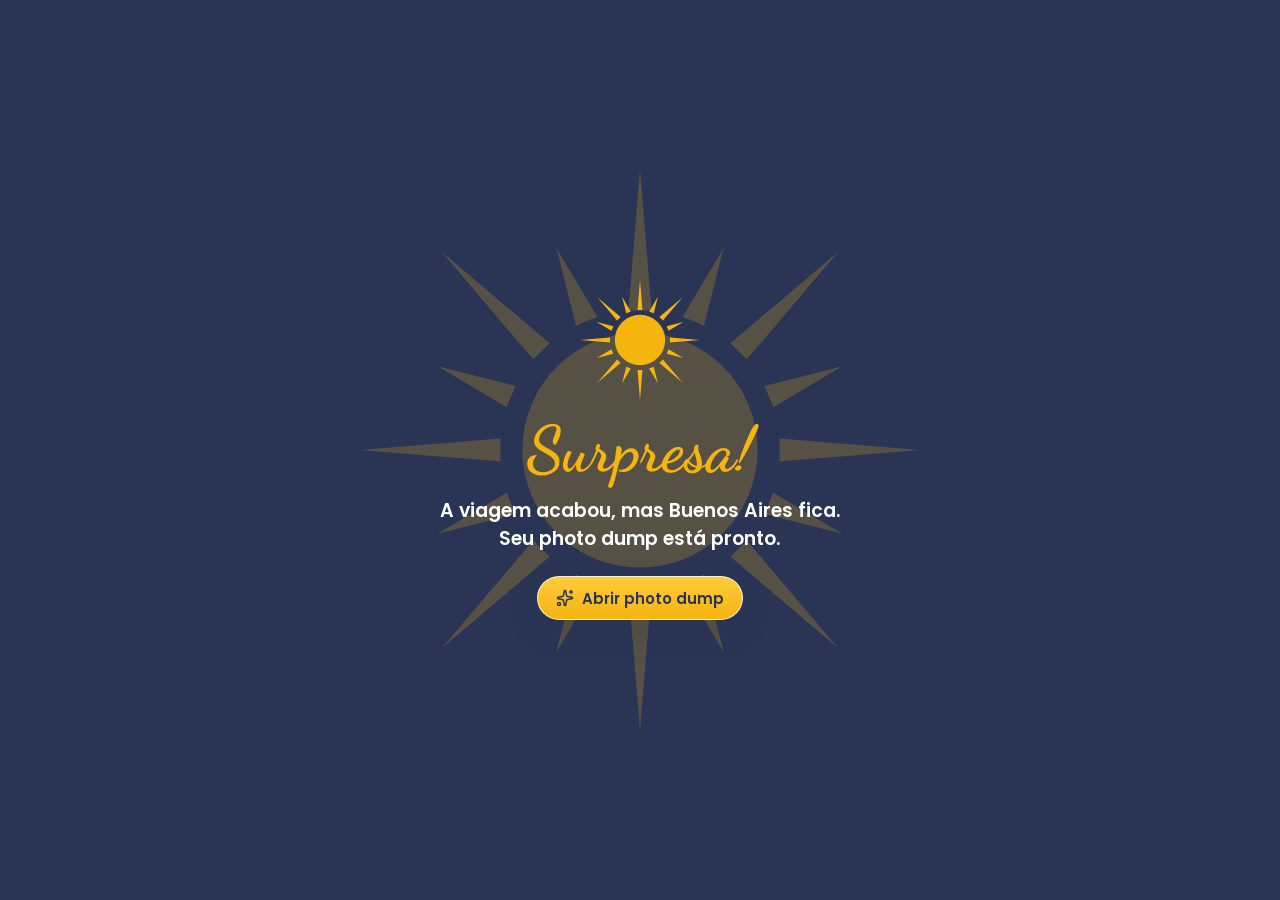
<file: index.html>
<!DOCTYPE html>
<html lang="pt-BR">
  <head>
    <meta charset="UTF-8" />
    <meta name="viewport" content="width=device-width, initial-scale=1, viewport-fit=cover" />
    <title>BA, baby!!</title>
    <meta name="description" content="Viagem Buenos Aires, baby!! — roteiro, mapa e photo dumps." />
    <meta name="apple-mobile-web-app-capable" content="yes" />
    <meta name="mobile-web-app-capable" content="yes" />
    <meta name="apple-mobile-web-app-status-bar-style" content="black-translucent" />
    <meta name="apple-mobile-web-app-title" content="BA, baby!!" />
    <meta name="theme-color" content="#cde3f7" media="(prefers-color-scheme: light)" />
    <meta name="theme-color" content="#13243f" media="(prefers-color-scheme: dark)" />
    <meta name="format-detection" content="telephone=no" />
    <link rel="manifest" href="./manifest.webmanifest" />
    <link rel="icon" type="image/png" href="./icons/icon-192.png" />
    <link rel="apple-touch-icon" href="./icons/apple-touch-icon.png" />
    <script type="module" crossorigin src="./assets/index-BeOvUd--.js"></script>
    <link rel="stylesheet" crossorigin href="./assets/index-BVm1wS2F.css">
  </head>
  <body>
    <div id="app"></div>
  </body>
</html>
</file>
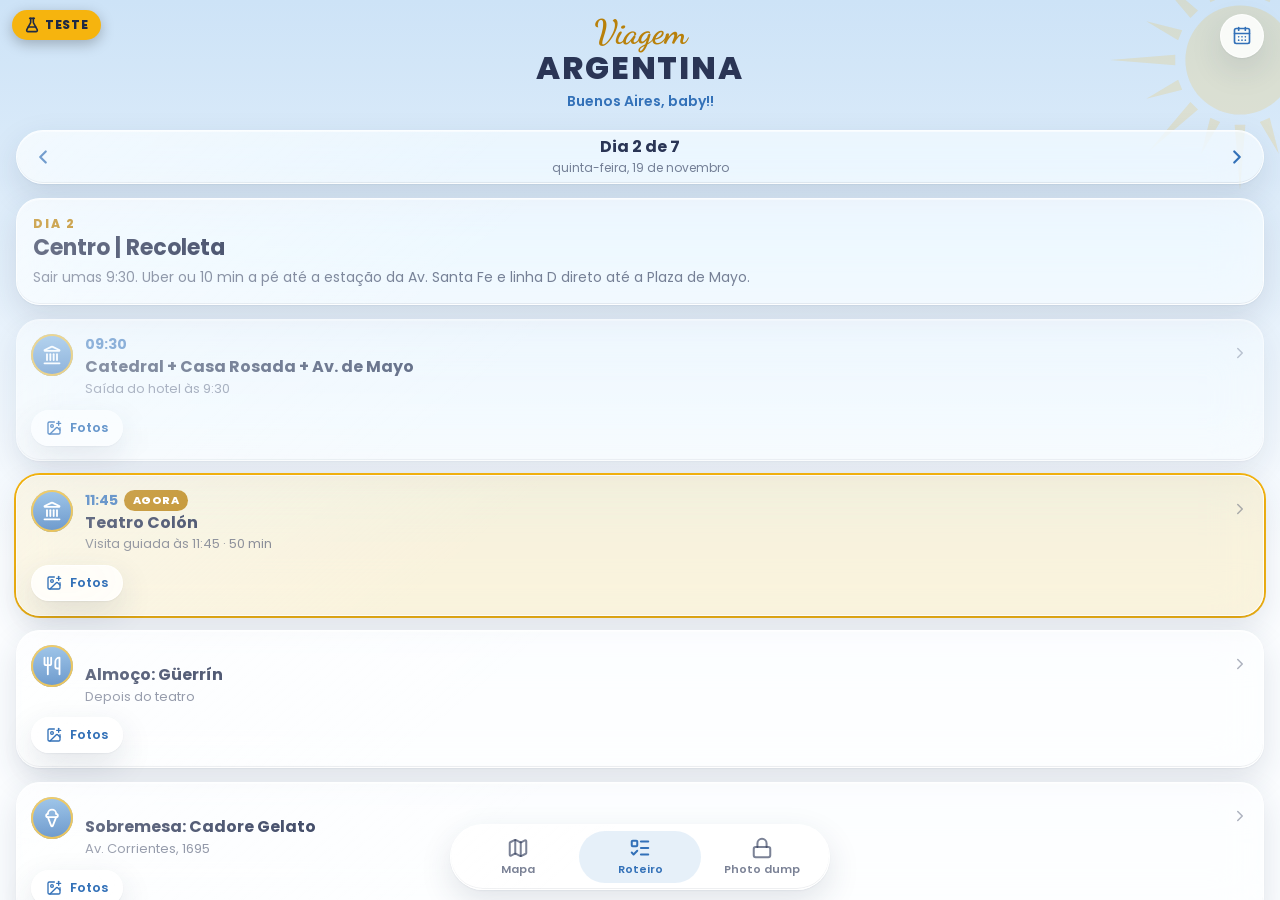
<file: teste/index.html>
<!DOCTYPE html>
<html lang="pt-BR">
  <head>
    <meta charset="UTF-8" />
    <meta name="viewport" content="width=device-width, initial-scale=1, viewport-fit=cover" />
    <title>BA teste</title>
    <meta name="description" content="Viagem Buenos Aires, baby!! — roteiro, mapa e photo dumps." />
    <meta name="apple-mobile-web-app-capable" content="yes" />
    <meta name="mobile-web-app-capable" content="yes" />
    <meta name="apple-mobile-web-app-status-bar-style" content="black-translucent" />
    <meta name="apple-mobile-web-app-title" content="BA teste" />
    <meta name="theme-color" content="#cde3f7" media="(prefers-color-scheme: light)" />
    <meta name="theme-color" content="#13243f" media="(prefers-color-scheme: dark)" />
    <meta name="format-detection" content="telephone=no" />
    <link rel="manifest" href="./manifest-teste.webmanifest" />
    <link rel="icon" type="image/png" href="./icons/icon-192.png" />
    <link rel="apple-touch-icon" href="./icons/teste-apple-touch-icon.png" />
    <script type="module" crossorigin src="./assets/index-BHVMMmMn.js"></script>
    <link rel="stylesheet" crossorigin href="./assets/index-BVm1wS2F.css">
  </head>
  <body>
    <div id="app"></div>
  </body>
</html>
</file>
<file: assets/index-BVm1wS2F.css>
@font-face{font-family:Poppins;font-style:normal;font-display:swap;font-weight:400;src:url(./poppins-latin-400-normal-cpxAROuN.woff2)format("woff2"),url(./poppins-latin-400-normal-BOb3E3N0.woff)format("woff")}@font-face{font-family:Poppins;font-style:normal;font-display:swap;font-weight:600;src:url(./poppins-latin-600-normal-zEkxB9Mr.woff2)format("woff2"),url(./poppins-latin-600-normal-BJdTmd5m.woff)format("woff")}@font-face{font-family:Poppins;font-style:normal;font-display:swap;font-weight:700;src:url(./poppins-latin-700-normal-Qrb0O0WB.woff2)format("woff2"),url(./poppins-latin-700-normal-BVuQR_eA.woff)format("woff")}@font-face{font-family:Poppins;font-style:normal;font-display:swap;font-weight:800;src:url(./poppins-latin-800-normal-Bd8-pIP1.woff2)format("woff2"),url(./poppins-latin-800-normal-YoItoZZV.woff)format("woff")}@font-face{font-family:Dancing Script;font-style:normal;font-display:swap;font-weight:700;src:url(./dancing-script-latin-700-normal-CX8AaSVl.woff2)format("woff2"),url(./dancing-script-latin-700-normal-LI5MgW9m.woff)format("woff")}@font-face{font-family:Caveat;font-style:normal;font-display:swap;font-weight:600;src:url(./caveat-latin-600-normal-zlTlWIYU.woff2)format("woff2"),url(./caveat-latin-600-normal-DUjB8dgm.woff)format("woff")}@font-face{font-family:Titan One;font-style:normal;font-display:swap;font-weight:400;src:url(./titan-one-latin-400-normal-DwVbh4mi.woff2)format("woff2"),url(./titan-one-latin-400-normal-VZVzRR2h.woff)format("woff")}@font-face{font-family:Special Elite;font-style:normal;font-display:swap;font-weight:400;src:url(./special-elite-latin-400-normal-YjDd9tmf.woff2)format("woff2"),url(./special-elite-latin-400-normal-BtSRmyJ6.woff)format("woff")}.leaflet-pane,.leaflet-tile,.leaflet-marker-icon,.leaflet-marker-shadow,.leaflet-tile-container,.leaflet-pane>svg,.leaflet-pane>canvas,.leaflet-zoom-box,.leaflet-image-layer,.leaflet-layer{position:absolute;top:0;left:0}.leaflet-container{overflow:hidden}.leaflet-tile,.leaflet-marker-icon,.leaflet-marker-shadow{-webkit-user-select:none;user-select:none;-webkit-user-drag:none}.leaflet-tile::selection{background:0 0}.leaflet-safari .leaflet-tile{image-rendering:-webkit-optimize-contrast}.leaflet-safari .leaflet-tile-container{-webkit-transform-origin:0 0;width:1600px;height:1600px}.leaflet-marker-icon,.leaflet-marker-shadow{display:block}.leaflet-container .leaflet-overlay-pane svg{max-width:none!important;max-height:none!important}.leaflet-container .leaflet-marker-pane img,.leaflet-container .leaflet-shadow-pane img,.leaflet-container .leaflet-tile-pane img,.leaflet-container img.leaflet-image-layer,.leaflet-container .leaflet-tile{width:auto;padding:0;max-width:none!important;max-height:none!important}.leaflet-container img.leaflet-tile{mix-blend-mode:plus-lighter}.leaflet-container.leaflet-touch-zoom{-ms-touch-action:pan-x pan-y;touch-action:pan-x pan-y}.leaflet-container.leaflet-touch-drag{-ms-touch-action:pinch-zoom;touch-action:none;touch-action:pinch-zoom}.leaflet-container.leaflet-touch-drag.leaflet-touch-zoom{-ms-touch-action:none;touch-action:none}.leaflet-container{-webkit-tap-highlight-color:transparent}.leaflet-container a{-webkit-tap-highlight-color:#33b5e566}.leaflet-tile{filter:inherit;visibility:hidden}.leaflet-tile-loaded{visibility:inherit}.leaflet-zoom-box{box-sizing:border-box;z-index:800;width:0;height:0}.leaflet-overlay-pane svg{-moz-user-select:none}.leaflet-pane{z-index:400}.leaflet-tile-pane{z-index:200}.leaflet-overlay-pane{z-index:400}.leaflet-shadow-pane{z-index:500}.leaflet-marker-pane{z-index:600}.leaflet-tooltip-pane{z-index:650}.leaflet-popup-pane{z-index:700}.leaflet-map-pane canvas{z-index:100}.leaflet-map-pane svg{z-index:200}.leaflet-vml-shape{width:1px;height:1px}.lvml{behavior:url(#default#VML);display:inline-block;position:absolute}.leaflet-control{z-index:800;pointer-events:visiblePainted;pointer-events:auto;position:relative}.leaflet-top,.leaflet-bottom{z-index:1000;pointer-events:none;position:absolute}.leaflet-top{top:0}.leaflet-right{right:0}.leaflet-bottom{bottom:0}.leaflet-left{left:0}.leaflet-control{float:left;clear:both}.leaflet-right .leaflet-control{float:right}.leaflet-top .leaflet-control{margin-top:10px}.leaflet-bottom .leaflet-control{margin-bottom:10px}.leaflet-left .leaflet-control{margin-left:10px}.leaflet-right .leaflet-control{margin-right:10px}.leaflet-fade-anim .leaflet-popup{opacity:0;transition:opacity .2s linear}.leaflet-fade-anim .leaflet-map-pane .leaflet-popup{opacity:1}.leaflet-zoom-animated{transform-origin:0 0}svg.leaflet-zoom-animated{will-change:transform}.leaflet-zoom-anim .leaflet-zoom-animated{-webkit-transition:-webkit-transform .25s cubic-bezier(0,0,.25,1);-moz-transition:-moz-transform .25s cubic-bezier(0,0,.25,1);transition:transform .25s cubic-bezier(0,0,.25,1)}.leaflet-zoom-anim .leaflet-tile,.leaflet-pan-anim .leaflet-tile{transition:none}.leaflet-zoom-anim .leaflet-zoom-hide{visibility:hidden}.leaflet-interactive{cursor:pointer}.leaflet-grab{cursor:-webkit-grab;cursor:-moz-grab;cursor:grab}.leaflet-crosshair,.leaflet-crosshair .leaflet-interactive{cursor:crosshair}.leaflet-popup-pane,.leaflet-control{cursor:auto}.leaflet-dragging .leaflet-grab,.leaflet-dragging .leaflet-grab .leaflet-interactive,.leaflet-dragging .leaflet-marker-draggable{cursor:move;cursor:-webkit-grabbing;cursor:-moz-grabbing;cursor:grabbing}.leaflet-marker-icon,.leaflet-marker-shadow,.leaflet-image-layer,.leaflet-pane>svg path,.leaflet-tile-container{pointer-events:none}.leaflet-marker-icon.leaflet-interactive,.leaflet-image-layer.leaflet-interactive,.leaflet-pane>svg path.leaflet-interactive,svg.leaflet-image-layer.leaflet-interactive path{pointer-events:visiblePainted;pointer-events:auto}.leaflet-container{outline-offset:1px;background:#ddd}.leaflet-container a{color:#0078a8}.leaflet-zoom-box{background:#ffffff80;border:2px dotted #38f}.leaflet-container{font-family:Helvetica Neue,Arial,Helvetica,sans-serif;font-size:.75rem;line-height:1.5}.leaflet-bar{border-radius:4px;box-shadow:0 1px 5px #000000a6}.leaflet-bar a{text-align:center;color:#000;background-color:#fff;border-bottom:1px solid #ccc;width:26px;height:26px;line-height:26px;text-decoration:none;display:block}.leaflet-bar a,.leaflet-control-layers-toggle{background-position:50%;background-repeat:no-repeat;display:block}.leaflet-bar a:hover,.leaflet-bar a:focus{background-color:#f4f4f4}.leaflet-bar a:first-child{border-top-left-radius:4px;border-top-right-radius:4px}.leaflet-bar a:last-child{border-bottom:none;border-bottom-right-radius:4px;border-bottom-left-radius:4px}.leaflet-bar a.leaflet-disabled{cursor:default;color:#bbb;background-color:#f4f4f4}.leaflet-touch .leaflet-bar a{width:30px;height:30px;line-height:30px}.leaflet-touch .leaflet-bar a:first-child{border-top-left-radius:2px;border-top-right-radius:2px}.leaflet-touch .leaflet-bar a:last-child{border-bottom-right-radius:2px;border-bottom-left-radius:2px}.leaflet-control-zoom-in,.leaflet-control-zoom-out{text-indent:1px;font:700 18px Lucida Console,Monaco,monospace}.leaflet-touch .leaflet-control-zoom-in,.leaflet-touch .leaflet-control-zoom-out{font-size:22px}.leaflet-control-layers{background:#fff;border-radius:5px;box-shadow:0 1px 5px #0006}.leaflet-control-layers-toggle{background-image:url([data-uri]);width:36px;height:36px}.leaflet-retina .leaflet-control-layers-toggle{background-image:url([data-uri]);background-size:26px 26px}.leaflet-touch .leaflet-control-layers-toggle{width:44px;height:44px}.leaflet-control-layers .leaflet-control-layers-list,.leaflet-control-layers-expanded .leaflet-control-layers-toggle{display:none}.leaflet-control-layers-expanded .leaflet-control-layers-list{display:block;position:relative}.leaflet-control-layers-expanded{color:#333;background:#fff;padding:6px 10px 6px 6px}.leaflet-control-layers-scrollbar{padding-right:5px;overflow:hidden scroll}.leaflet-control-layers-selector{margin-top:2px;position:relative;top:1px}.leaflet-control-layers label{font-size:1.08333em;display:block}.leaflet-control-layers-separator{border-top:1px solid #ddd;height:0;margin:5px -10px 5px -6px}.leaflet-default-icon-path{background-image:url([data-uri])}.leaflet-container .leaflet-control-attribution{background:#fffc;margin:0}.leaflet-control-attribution,.leaflet-control-scale-line{color:#333;padding:0 5px;line-height:1.4}.leaflet-control-attribution a{text-decoration:none}.leaflet-control-attribution a:hover,.leaflet-control-attribution a:focus{text-decoration:underline}.leaflet-attribution-flag{width:1em;height:.6669em;vertical-align:baseline!important;display:inline!important}.leaflet-left .leaflet-control-scale{margin-left:5px}.leaflet-bottom .leaflet-control-scale{margin-bottom:5px}.leaflet-control-scale-line{white-space:nowrap;box-sizing:border-box;text-shadow:1px 1px #fff;background:#fffc;border:2px solid #777;border-top:none;padding:2px 5px 1px;line-height:1.1}.leaflet-control-scale-line:not(:first-child){border-top:2px solid #777;border-bottom:none;margin-top:-2px}.leaflet-control-scale-line:not(:first-child):not(:last-child){border-bottom:2px solid #777}.leaflet-touch .leaflet-control-attribution,.leaflet-touch .leaflet-control-layers,.leaflet-touch .leaflet-bar{box-shadow:none}.leaflet-touch .leaflet-control-layers,.leaflet-touch .leaflet-bar{background-clip:padding-box;border:2px solid #0003}.leaflet-popup{text-align:center;margin-bottom:20px;position:absolute}.leaflet-popup-content-wrapper{text-align:left;border-radius:12px;padding:1px}.leaflet-popup-content{min-height:1px;margin:13px 24px 13px 20px;font-size:1.08333em;line-height:1.3}.leaflet-popup-content p{margin:1.3em 0}.leaflet-popup-tip-container{pointer-events:none;width:40px;height:20px;margin-top:-1px;margin-left:-20px;position:absolute;left:50%;overflow:hidden}.leaflet-popup-tip{pointer-events:auto;width:17px;height:17px;margin:-10px auto 0;padding:1px;transform:rotate(45deg)}.leaflet-popup-content-wrapper,.leaflet-popup-tip{color:#333;background:#fff;box-shadow:0 3px 14px #0006}.leaflet-container a.leaflet-popup-close-button{text-align:center;color:#757575;background:0 0;border:none;width:24px;height:24px;font:16px/24px Tahoma,Verdana,sans-serif;text-decoration:none;position:absolute;top:0;right:0}.leaflet-container a.leaflet-popup-close-button:hover,.leaflet-container a.leaflet-popup-close-button:focus{color:#585858}.leaflet-popup-scrolled{overflow:auto}.leaflet-oldie .leaflet-popup-content-wrapper{-ms-zoom:1}.leaflet-oldie .leaflet-popup-tip{-ms-filter:"progid:DXImageTransform.Microsoft.Matrix(M11=0.70710678, M12=0.70710678, M21=-0.70710678, M22=0.70710678)";width:24px;filter:progid:DXImageTransform.Microsoft.Matrix(M11=.707107, M12=.707107, M21=-.707107, M22=.707107);margin:0 auto}.leaflet-oldie .leaflet-control-zoom,.leaflet-oldie .leaflet-control-layers,.leaflet-oldie .leaflet-popup-content-wrapper,.leaflet-oldie .leaflet-popup-tip{border:1px solid #999}.leaflet-div-icon{background:#fff;border:1px solid #666}.leaflet-tooltip{color:#222;white-space:nowrap;-webkit-user-select:none;user-select:none;pointer-events:none;background-color:#fff;border:1px solid #fff;border-radius:3px;padding:6px;position:absolute;box-shadow:0 1px 3px #0006}.leaflet-tooltip.leaflet-interactive{cursor:pointer;pointer-events:auto}.leaflet-tooltip-top:before,.leaflet-tooltip-bottom:before,.leaflet-tooltip-left:before,.leaflet-tooltip-right:before{pointer-events:none;content:"";background:0 0;border:6px solid #0000;position:absolute}.leaflet-tooltip-bottom{margin-top:6px}.leaflet-tooltip-top{margin-top:-6px}.leaflet-tooltip-bottom:before,.leaflet-tooltip-top:before{margin-left:-6px;left:50%}.leaflet-tooltip-top:before{border-top-color:#fff;margin-bottom:-12px;bottom:0}.leaflet-tooltip-bottom:before{border-bottom-color:#fff;margin-top:-12px;margin-left:-6px;top:0}.leaflet-tooltip-left{margin-left:-6px}.leaflet-tooltip-right{margin-left:6px}.leaflet-tooltip-left:before,.leaflet-tooltip-right:before{margin-top:-6px;top:50%}.leaflet-tooltip-left:before{border-left-color:#fff;margin-right:-12px;right:0}.leaflet-tooltip-right:before{border-right-color:#fff;margin-left:-12px;left:0}@media print{.leaflet-control{-webkit-print-color-adjust:exact;-moz-print-color-adjust:exact;print-color-adjust:exact}}:root{--celeste:#74acdf;--celeste-deep:#3371b8;--gold:#f6b40e;--gold-deep:#b8800a;--navy:#2a3555;--cream:#fefcf7;--ink:#2a3555;--ink-2:#2a35559e;--ink-3:#2a355561;--sky-top:#cde3f7;--sky-bottom:#fbfdff;--glass-bg:#ffffff8f;--glass-strong:#ffffffdb;--glass-border:#fffc;--glass-edge:#2a355514;--shadow:0 12px 32px #2a355521, 0 1px 2px #2a35550f;--tint:#74acdf2e;--safe-top:env(safe-area-inset-top,0px);--safe-bottom:env(safe-area-inset-bottom,0px);--tabbar-h:66px;--lightningcss-light:initial;--lightningcss-dark: ;color-scheme:light dark;color:var(--ink);-webkit-tap-highlight-color:transparent;-webkit-font-smoothing:antialiased;font-family:Poppins,-apple-system,BlinkMacSystemFont,Helvetica Neue,sans-serif}@media (prefers-color-scheme:dark){:root{--lightningcss-light: ;--lightningcss-dark:initial;--ink:#f2f5fa;--ink-2:#f2f5faa8;--ink-3:#f2f5fa66;--sky-top:#13243f;--sky-bottom:#070d18;--glass-bg:#ffffff14;--glass-strong:#1a243aeb;--glass-border:#ffffff24;--glass-edge:#00000059;--shadow:0 12px 32px #0006;--tint:#74acdf29}.tabbar button.on,.segmented button.on,.day-switcher>button:not(.day-center),.distance,.stop-time,.header p,.btn:not(.primary):not(.gold):not(.danger),.dump-title p{color:var(--celeste)}}*{box-sizing:border-box}html,body{overscroll-behavior:none;background:var(--sky-bottom);height:100%;margin:0}body{background:linear-gradient(180deg, var(--sky-top) 0%, var(--sky-bottom) 62%) fixed;touch-action:manipulation;-webkit-user-select:none;user-select:none}button,input,select{font:inherit;color:inherit}button{cursor:pointer;background:0 0;border:0;padding:0}a{color:inherit;text-decoration:none}img{-webkit-user-drag:none;display:block}#app{height:100%}.script{font-family:Dancing Script,cursive;font-weight:700}.glass{background:var(--glass-bg);-webkit-backdrop-filter:blur(24px)saturate(180%);backdrop-filter:blur(24px)saturate(180%);border:1px solid var(--glass-border);box-shadow:var(--shadow), inset 0 1px 0 #ffffff8c, inset 0 -1px 0 var(--glass-edge);border-radius:24px;position:relative}.glass:before{content:"";border-radius:inherit;pointer-events:none;opacity:.7;background:linear-gradient(140deg,#ffffff80 0%,#fff0 38%);position:absolute;inset:0}@media (prefers-color-scheme:dark){.glass:before{opacity:.15}}.btn{background:var(--glass-strong);border:1px solid var(--glass-border);min-height:44px;box-shadow:var(--shadow);-webkit-backdrop-filter:blur(20px)saturate(180%);backdrop-filter:blur(20px)saturate(180%);color:var(--celeste-deep);border-radius:999px;justify-content:center;align-items:center;gap:8px;padding:0 18px;font-size:15px;font-weight:600;transition:transform .15s;display:inline-flex}.btn:active{transform:scale(.96)}.btn.primary{background:linear-gradient(180deg, #4a8bd0, var(--celeste-deep));color:#fff;border-color:#ffffff59}.btn.gold{background:linear-gradient(180deg, #ffcb3d, var(--gold));color:var(--navy)}.btn.small{min-height:36px;padding:0 14px;font-size:13px}.btn.icon{width:44px;padding:0}.btn[disabled]{opacity:.4;pointer-events:none}.btn.block{width:100%}.chip{letter-spacing:.04em;text-transform:uppercase;color:#fff;border-radius:999px;align-items:center;gap:4px;padding:2px 9px;font-size:11px;font-weight:800;display:inline-flex}.chip.now{background:var(--gold-deep)}.chip.next{background:var(--celeste-deep)}.chip.extra{color:var(--gold-deep);background:0 0;padding:0}.segmented{background:var(--glass-bg);border:1px solid var(--glass-border);border-radius:999px;gap:4px;padding:4px;display:flex}.segmented button{min-height:34px;color:var(--ink-2);border-radius:999px;flex:1;font-size:13px;font-weight:600}.chips{scrollbar-width:none;gap:6px;margin:0 -16px;padding:2px 16px;display:flex;overflow-x:auto}.chips::-webkit-scrollbar{display:none}.chips button{min-height:36px;color:var(--ink-2);background:var(--glass-bg);border:1px solid var(--glass-border);border-radius:999px;flex:none;padding:0 14px;font-size:13px;font-weight:600}.chips button.on{background:var(--celeste-deep);color:#fff;border-color:#0000}.segmented button.on{background:var(--glass-strong);color:var(--celeste-deep);box-shadow:0 2px 8px #2a355524}.app{height:100%;position:relative;overflow:hidden}.app-content{transition:filter .8s;position:absolute;inset:0}.app.is-locked .app-content{filter:grayscale();pointer-events:none}.screen{-webkit-overflow-scrolling:touch;padding:calc(var(--safe-top) + 10px) 16px calc(var(--tabbar-h) + var(--safe-bottom) + 30px);position:absolute;inset:0;overflow-y:auto}.stack{flex-direction:column;gap:14px;display:flex}.sun-bg{width:260px;height:260px;color:var(--gold);opacity:.16;pointer-events:none;position:fixed;top:-70px;right:-90px}.tabbar{left:50%;bottom:calc(var(--safe-bottom) + 10px);width:min(380px,100% - 32px);height:var(--tabbar-h);z-index:30;background:var(--glass-strong);-webkit-backdrop-filter:blur(30px)saturate(190%);backdrop-filter:blur(30px)saturate(190%);border-radius:999px;padding:6px;display:flex;position:absolute;transform:translate(-50%)}.tabbar button{z-index:1;color:var(--ink-2);border-radius:999px;flex-direction:column;flex:1;justify-content:center;align-items:center;gap:2px;font-size:11px;font-weight:600;transition:color .2s;display:flex;position:relative}.tabbar button.on{color:var(--celeste-deep);background:var(--tint)}.header{text-align:center;padding:6px 44px 4px;position:relative}.header .script{color:var(--gold-deep);font-size:34px;line-height:1}.header h1{letter-spacing:.06em;margin:0;font-size:32px;font-weight:800;line-height:1.15}.header p{color:var(--celeste-deep);margin:4px 0 0;font-size:14px;font-weight:600}.header .corner{position:absolute;top:4px;right:0}.day-switcher{border-radius:999px;align-items:center;gap:4px;padding:4px;display:flex}.day-switcher>button:not(.day-center){width:44px;height:44px;color:var(--celeste-deep);border-radius:999px;place-items:center;display:grid}.day-switcher>button[disabled]{opacity:.3}.day-center{text-align:center;flex:1;line-height:1.25;position:relative}.day-center strong{font-size:16px;display:block}.day-center span{color:var(--ink-2);font-size:12px}.day-center select{opacity:0;width:100%;position:absolute;inset:0}.card{padding:16px}.day-card .eyebrow{letter-spacing:.16em;color:var(--gold-deep);font-size:12px;font-weight:800}.day-card h2{margin:2px 0 0;font-size:22px;line-height:1.2}.day-card p{color:var(--ink-2);margin:6px 0 0;font-size:14px}.stop{padding:14px}.stop.now{box-shadow:var(--shadow), 0 0 0 2px var(--gold);background:#f6b40e24}.stop.past{opacity:.72}.stop-main{text-align:left;align-items:flex-start;gap:12px;width:100%;display:flex}.kind{color:#fff;background:linear-gradient(180deg, var(--celeste), var(--celeste-deep));border-radius:50%;flex:none;place-items:center;width:42px;height:42px;display:grid;box-shadow:inset 0 0 0 2px #f6b40ee6}.kind.big{width:56px;height:56px}.stop-text{flex:1;min-width:0}.stop-meta{align-items:center;gap:6px;min-height:18px;display:flex}.stop-time{color:var(--celeste-deep);font-variant-numeric:tabular-nums;font-size:14px;font-weight:700}.stop-name{margin:2px 0 0;font-size:16px;font-weight:700;line-height:1.3}.stop-note{color:var(--ink-2);margin:2px 0 0;font-size:13px;line-height:1.35}.distance{color:var(--celeste-deep);align-items:center;gap:4px;margin-top:6px;font-size:12px;font-weight:700;display:inline-flex}.distance.arrived{color:var(--gold-deep)}.distance.big{font-size:18px}.chevron{color:var(--ink-3);margin-top:10px}.photo-strip{align-items:center;gap:8px;margin-top:12px;display:flex}.photo-strip .thumbs{scrollbar-width:none;gap:6px;display:flex;overflow-x:auto}.photo-strip .thumbs::-webkit-scrollbar{display:none}.thumb{background:var(--tint);border-radius:11px;flex:none;width:48px;height:48px;position:relative;overflow:hidden}.thumb img{object-fit:cover;width:100%;height:100%}.thumb .star{color:var(--gold);filter:drop-shadow(0 1px 2px #00000080);position:absolute;top:3px;right:3px}.file-btn{position:relative;overflow:hidden}.file-btn input{opacity:0;font-size:0;position:absolute;inset:0}.tips h3,.story-card h3{align-items:center;gap:8px;margin:0;font-size:17px;display:flex}.tips h3{color:var(--gold-deep)}.tip{margin-top:12px}.tip strong{font-size:14px}.tip ul{color:var(--ink-2);margin:4px 0 0;padding-left:18px;font-size:14px}.tip li::marker{color:var(--gold)}.story-card{background:linear-gradient(140deg, #f6b40e29, #74acdf14), var(--glass-bg)}.story-card .ratio{background:#f6b40e4d;border-radius:999px;margin-left:auto;padding:2px 8px;font-size:12px;font-weight:700}.story-card p{color:var(--ink-2);margin:8px 0 0;font-size:14px}.backdrop{z-index:50;background:#0a122247;align-items:flex-end;animation:.2s fade;display:flex;position:fixed;inset:0}.sheet{width:100%;max-height:calc(100% - var(--safe-top) - 24px);padding:10px 16px calc(var(--safe-bottom) + 20px);background:var(--glass-strong);border-radius:30px 30px 0 0;animation:.28s cubic-bezier(.2,.9,.3,1) rise;overflow-y:auto}.sheet .grabber{background:var(--ink-3);border-radius:3px;width:40px;height:5px;margin:0 auto 10px}.sheet-head{align-items:center;gap:8px;margin-bottom:12px;display:flex}.sheet-head h2{text-align:center;flex:1;margin:0;font-size:18px}.sheet-head .spacer{width:44px}.info-row{margin-top:14px}.info-row .label{letter-spacing:.04em;color:var(--gold-deep);text-transform:uppercase;align-items:center;gap:6px;font-size:12px;font-weight:800;display:flex}.info-row .value{margin-top:2px;font-size:15px;line-height:1.4}.info-row ul{margin:4px 0 0;padding-left:18px;font-size:15px;line-height:1.45}.info-row li::marker{color:var(--gold)}.maps-row{gap:10px;margin-top:14px;display:flex}.maps-row .btn{flex:1}.grid{grid-template-columns:repeat(3,1fr);gap:6px;margin-top:12px;display:grid}.grid .cell{aspect-ratio:1;background:var(--tint);border-radius:14px;position:relative;overflow:hidden}.grid .cell img{object-fit:cover;width:100%;height:100%}.grid .add{border:1.5px dashed var(--celeste-deep);color:var(--celeste-deep);background:0 0;flex-direction:column;justify-content:center;align-items:center;gap:4px;font-size:12px;font-weight:600;display:flex}.grid .cell .star{color:var(--gold);filter:drop-shadow(0 1px 2px #0009);position:absolute;top:5px;right:5px}.hint{color:var(--ink-2);margin:10px 0 0;font-size:12px}.viewer{z-index:60;color:#fff;background:#000;flex-direction:column;animation:.2s fade;display:flex;position:fixed;inset:0}.viewer-bar{padding:calc(var(--safe-top) + 6px) 12px 8px;align-items:center;gap:8px;display:flex}.viewer-bar .count{text-align:center;opacity:.8;flex:1;font-size:14px;font-weight:600}.viewer-bar .btn{box-shadow:none;background:#ffffff24;border-color:#fff3;color:#fff!important}.viewer-bar .btn.fav{color:var(--gold)!important}.viewer-track{scroll-snap-type:x mandatory;scrollbar-width:none;flex:1;display:flex;overflow-x:auto}.viewer-track::-webkit-scrollbar{display:none}.viewer-slide{scroll-snap-align:center;flex:none;place-items:center;width:100%;height:100%;display:grid}.viewer-slide img{object-fit:contain;max-width:100%;max-height:100%}.viewer-foot{padding:8px 16px calc(var(--safe-bottom) + 12px);justify-content:center;display:flex}.dialog-wrap{z-index:80;background:#00000059;place-items:center;display:grid;position:fixed;inset:0}.dialog{text-align:center;background:var(--glass-strong);width:min(320px,100% - 48px);color:var(--ink);padding:20px}.dialog h3{margin:0;font-size:17px}.dialog p{color:var(--ink-2);margin:6px 0 16px;font-size:14px}.dialog .row{gap:10px;display:flex}.dialog .row .btn{flex:1}.btn.danger{color:#d93025}.map-screen{position:absolute;inset:0}.map{background:var(--sky-top);position:absolute;inset:0}.map-top{z-index:20;left:16px;right:16px;top:calc(var(--safe-top) + 10px);flex-direction:column;gap:8px;display:flex;position:absolute}.map-locate{z-index:20;right:16px;bottom:calc(var(--tabbar-h) + var(--safe-bottom) + 168px);position:absolute}.map-cards{z-index:20;left:0;right:0;bottom:calc(var(--tabbar-h) + var(--safe-bottom) + 20px);scroll-snap-type:x mandatory;scrollbar-width:none;gap:10px;padding:4px 16px 10px;display:flex;position:absolute;overflow-x:auto}.map-cards::-webkit-scrollbar{display:none}.map-card{scroll-snap-align:center;text-align:left;flex:none;gap:10px;width:272px;min-height:108px;padding:12px;display:flex}.map-card.on{box-shadow:var(--shadow), 0 0 0 2px var(--gold)}.map-card .num,.pin{background:var(--celeste-deep);color:#fff;width:30px;height:30px;box-shadow:0 0 0 2px var(--gold), 0 3px 8px #0000004d;border-radius:50%;flex:none;place-items:center;font-size:14px;font-weight:800;display:grid}.map-card .body{flex:1;min-width:0}.map-card .name{white-space:nowrap;text-overflow:ellipsis;font-size:15px;font-weight:700;overflow:hidden}.map-card .sub{color:var(--ink-2);font-size:12px}.map-card .routes{gap:6px;margin-top:8px;display:flex}.pin.extra{background:var(--celeste)}.pin.on{transform:scale(1.25)}.pin-wrap{flex-direction:column;align-items:center;display:flex}.pin-wrap:after{content:"";border-left:6px solid #0000;border-right:6px solid #0000;border-top:8px solid var(--gold);width:0;height:0;margin-top:1px}.me-dot{background:#2f7cf6;border:3px solid #fff;border-radius:50%;width:18px;height:18px;box-shadow:0 0 0 8px #2f7cf638,0 2px 6px #0000004d}.leaflet-container{font-family:inherit}.leaflet-tile-pane{filter:saturate(.82)brightness(1.03)}@media (prefers-color-scheme:dark){.leaflet-tile-pane{filter:invert(.92)hue-rotate(185deg)saturate(.6)brightness(.92)contrast(.92)}}.leaflet-control-attribution{font-size:9px;background:#fff9!important}.banner{align-items:center;gap:10px;padding:10px 14px;font-size:13px;font-weight:600;display:flex}.lock{z-index:40;-webkit-backdrop-filter:blur(8px);backdrop-filter:blur(8px);background:#0a0c106b;place-items:center;padding:24px;animation:.4s fade;display:grid;position:absolute;inset:0}.lock-card{text-align:center;color:#fff;background:#1c1e249e;border-color:#ffffff38;width:min(360px,100%);padding:28px 22px}.lock-card .script{font-size:30px}.lock-card h2{margin:0;font-size:26px;font-weight:800}.lock-card .faltam{opacity:.8;margin:18px 0 8px;font-size:14px;font-weight:600}.countdown{justify-content:center;gap:8px;display:flex}.countdown div{background:#ffffff24;border-radius:16px;min-width:64px;padding:10px 4px}.countdown b{font-variant-numeric:tabular-nums;font-size:32px;font-weight:800;line-height:1.1;display:block}.countdown small{letter-spacing:.08em;text-transform:uppercase;opacity:.8;font-size:10px;font-weight:700}.lock-card .when{opacity:.85;margin:18px 0 0;font-size:13px;line-height:1.5}.install-hint{background:#ffffff1f;border-radius:14px;margin-top:16px;padding:10px 12px;font-size:12px;line-height:1.45}.coming{padding:24px 24px calc(var(--tabbar-h) + var(--safe-bottom) + 24px);place-items:center;display:grid;position:absolute;inset:0}.coming-card{text-align:center;padding:30px 40px}.coming-card .sun{width:110px;height:110px;color:var(--gold);margin:0 auto 10px;animation:40s linear infinite spin}.coming-card .script{font-size:54px;line-height:1.1}.slides{scroll-snap-type:x mandatory;scrollbar-width:none;gap:12px;margin:0 -16px;padding:0 16px;display:flex;overflow-x:auto}.slides::-webkit-scrollbar{display:none}.slides img{aspect-ratio:1;scroll-snap-align:center;width:calc(100% - 8px);box-shadow:var(--shadow);border-radius:20px;flex:none}.slides.seamless{box-shadow:var(--shadow);border-radius:20px;gap:0;margin:0;padding:0}.slides.seamless img{width:100%;box-shadow:none;scroll-snap-align:start;border-radius:0}.strip{box-shadow:var(--shadow);border-radius:10px;display:flex;overflow:hidden}.strip button{opacity:.45;background:0 0;border:0;flex:1;min-width:0;padding:0;transition:opacity .2s}.strip button.on{opacity:1}.strip img{aspect-ratio:1;width:100%;display:block}.dots{justify-content:center;gap:6px;display:flex}.dots i{background:var(--ink-3);border-radius:50%;width:7px;height:7px}.dots i.on{background:var(--celeste-deep)}.dump-title{text-align:center}.dump-title .script{font-size:46px;line-height:1}.dump-title p{color:var(--celeste-deep);margin:4px 0 0;font-size:14px;font-weight:600}.row{gap:10px;display:flex}.row>.btn{flex:1}.story-preview{aspect-ratio:9/16;background:var(--tint);width:min(100%,56.25dvh - 185.625px);box-shadow:var(--shadow);border-radius:20px;place-items:center;margin:0 auto;display:grid;overflow:hidden}.story-preview img{object-fit:cover;width:100%;height:100%}.spinner{border:3px solid var(--tint);border-top-color:var(--celeste-deep);border-radius:50%;width:28px;height:28px;animation:.8s linear infinite spin}.muted{color:var(--ink-2);text-align:center;font-size:14px}.finale{z-index:90;background:var(--navy);color:#fff;text-align:center;place-items:center;padding:32px;display:grid;position:fixed;inset:0;overflow:hidden}.finale .burst{width:560px;height:560px;color:var(--gold);opacity:.22;animation:1.2s cubic-bezier(.2,1.4,.4,1) both pop,60s linear infinite spin;position:absolute}.finale .content{animation:.9s cubic-bezier(.2,.9,.3,1) .2s both rise;position:relative}.finale .sun{width:120px;height:120px;color:var(--gold);margin:0 auto 8px}.finale .script{color:var(--gold);font-size:64px;line-height:1.1}.finale p{margin:12px 0 24px;font-size:19px;font-weight:600;line-height:1.45}.test-sheet label{color:var(--ink-2);margin-bottom:6px;font-size:13px;font-weight:700;display:block}.test-sheet .hint{margin:6px 0 0}.test-layer .backdrop{z-index:96}.test-layer .dialog-wrap{z-index:97}.chips.wrap{flex-wrap:wrap;margin:0;padding:0;overflow:visible}.test-fab{z-index:95;top:calc(env(safe-area-inset-top) + 10px);color:#1f2a44;letter-spacing:.06em;background:#f6b40e;border:0;border-radius:999px;align-items:center;gap:5px;padding:7px 12px;font:800 12px/1 Poppins,sans-serif;display:inline-flex;position:fixed;left:12px;box-shadow:0 4px 14px #00000040}.settings label{color:var(--ink-2);margin-top:12px;font-size:13px;font-weight:700;display:block}.settings input[type=date],.test-sheet input[type=time]{border:1px solid var(--glass-border);background:var(--glass-bg);border-radius:14px;width:100%;min-height:46px;margin-top:6px;padding:0 14px;font-size:16px}@keyframes fade{0%{opacity:0}}@keyframes rise{0%{opacity:0;transform:translateY(40px)}}@keyframes spin{to{transform:rotate(360deg)}}@keyframes pop{0%{transform:scale(.1)}}@media (prefers-reduced-motion:reduce){*,:before,:after{transition:none!important;animation-duration:.01ms!important;animation-iteration-count:1!important}}
</file>
<file: teste/assets/index-BVm1wS2F.css>
@font-face{font-family:Poppins;font-style:normal;font-display:swap;font-weight:400;src:url(./poppins-latin-400-normal-cpxAROuN.woff2)format("woff2"),url(./poppins-latin-400-normal-BOb3E3N0.woff)format("woff")}@font-face{font-family:Poppins;font-style:normal;font-display:swap;font-weight:600;src:url(./poppins-latin-600-normal-zEkxB9Mr.woff2)format("woff2"),url(./poppins-latin-600-normal-BJdTmd5m.woff)format("woff")}@font-face{font-family:Poppins;font-style:normal;font-display:swap;font-weight:700;src:url(./poppins-latin-700-normal-Qrb0O0WB.woff2)format("woff2"),url(./poppins-latin-700-normal-BVuQR_eA.woff)format("woff")}@font-face{font-family:Poppins;font-style:normal;font-display:swap;font-weight:800;src:url(./poppins-latin-800-normal-Bd8-pIP1.woff2)format("woff2"),url(./poppins-latin-800-normal-YoItoZZV.woff)format("woff")}@font-face{font-family:Dancing Script;font-style:normal;font-display:swap;font-weight:700;src:url(./dancing-script-latin-700-normal-CX8AaSVl.woff2)format("woff2"),url(./dancing-script-latin-700-normal-LI5MgW9m.woff)format("woff")}@font-face{font-family:Caveat;font-style:normal;font-display:swap;font-weight:600;src:url(./caveat-latin-600-normal-zlTlWIYU.woff2)format("woff2"),url(./caveat-latin-600-normal-DUjB8dgm.woff)format("woff")}@font-face{font-family:Titan One;font-style:normal;font-display:swap;font-weight:400;src:url(./titan-one-latin-400-normal-DwVbh4mi.woff2)format("woff2"),url(./titan-one-latin-400-normal-VZVzRR2h.woff)format("woff")}@font-face{font-family:Special Elite;font-style:normal;font-display:swap;font-weight:400;src:url(./special-elite-latin-400-normal-YjDd9tmf.woff2)format("woff2"),url(./special-elite-latin-400-normal-BtSRmyJ6.woff)format("woff")}.leaflet-pane,.leaflet-tile,.leaflet-marker-icon,.leaflet-marker-shadow,.leaflet-tile-container,.leaflet-pane>svg,.leaflet-pane>canvas,.leaflet-zoom-box,.leaflet-image-layer,.leaflet-layer{position:absolute;top:0;left:0}.leaflet-container{overflow:hidden}.leaflet-tile,.leaflet-marker-icon,.leaflet-marker-shadow{-webkit-user-select:none;user-select:none;-webkit-user-drag:none}.leaflet-tile::selection{background:0 0}.leaflet-safari .leaflet-tile{image-rendering:-webkit-optimize-contrast}.leaflet-safari .leaflet-tile-container{-webkit-transform-origin:0 0;width:1600px;height:1600px}.leaflet-marker-icon,.leaflet-marker-shadow{display:block}.leaflet-container .leaflet-overlay-pane svg{max-width:none!important;max-height:none!important}.leaflet-container .leaflet-marker-pane img,.leaflet-container .leaflet-shadow-pane img,.leaflet-container .leaflet-tile-pane img,.leaflet-container img.leaflet-image-layer,.leaflet-container .leaflet-tile{width:auto;padding:0;max-width:none!important;max-height:none!important}.leaflet-container img.leaflet-tile{mix-blend-mode:plus-lighter}.leaflet-container.leaflet-touch-zoom{-ms-touch-action:pan-x pan-y;touch-action:pan-x pan-y}.leaflet-container.leaflet-touch-drag{-ms-touch-action:pinch-zoom;touch-action:none;touch-action:pinch-zoom}.leaflet-container.leaflet-touch-drag.leaflet-touch-zoom{-ms-touch-action:none;touch-action:none}.leaflet-container{-webkit-tap-highlight-color:transparent}.leaflet-container a{-webkit-tap-highlight-color:#33b5e566}.leaflet-tile{filter:inherit;visibility:hidden}.leaflet-tile-loaded{visibility:inherit}.leaflet-zoom-box{box-sizing:border-box;z-index:800;width:0;height:0}.leaflet-overlay-pane svg{-moz-user-select:none}.leaflet-pane{z-index:400}.leaflet-tile-pane{z-index:200}.leaflet-overlay-pane{z-index:400}.leaflet-shadow-pane{z-index:500}.leaflet-marker-pane{z-index:600}.leaflet-tooltip-pane{z-index:650}.leaflet-popup-pane{z-index:700}.leaflet-map-pane canvas{z-index:100}.leaflet-map-pane svg{z-index:200}.leaflet-vml-shape{width:1px;height:1px}.lvml{behavior:url(#default#VML);display:inline-block;position:absolute}.leaflet-control{z-index:800;pointer-events:visiblePainted;pointer-events:auto;position:relative}.leaflet-top,.leaflet-bottom{z-index:1000;pointer-events:none;position:absolute}.leaflet-top{top:0}.leaflet-right{right:0}.leaflet-bottom{bottom:0}.leaflet-left{left:0}.leaflet-control{float:left;clear:both}.leaflet-right .leaflet-control{float:right}.leaflet-top .leaflet-control{margin-top:10px}.leaflet-bottom .leaflet-control{margin-bottom:10px}.leaflet-left .leaflet-control{margin-left:10px}.leaflet-right .leaflet-control{margin-right:10px}.leaflet-fade-anim .leaflet-popup{opacity:0;transition:opacity .2s linear}.leaflet-fade-anim .leaflet-map-pane .leaflet-popup{opacity:1}.leaflet-zoom-animated{transform-origin:0 0}svg.leaflet-zoom-animated{will-change:transform}.leaflet-zoom-anim .leaflet-zoom-animated{-webkit-transition:-webkit-transform .25s cubic-bezier(0,0,.25,1);-moz-transition:-moz-transform .25s cubic-bezier(0,0,.25,1);transition:transform .25s cubic-bezier(0,0,.25,1)}.leaflet-zoom-anim .leaflet-tile,.leaflet-pan-anim .leaflet-tile{transition:none}.leaflet-zoom-anim .leaflet-zoom-hide{visibility:hidden}.leaflet-interactive{cursor:pointer}.leaflet-grab{cursor:-webkit-grab;cursor:-moz-grab;cursor:grab}.leaflet-crosshair,.leaflet-crosshair .leaflet-interactive{cursor:crosshair}.leaflet-popup-pane,.leaflet-control{cursor:auto}.leaflet-dragging .leaflet-grab,.leaflet-dragging .leaflet-grab .leaflet-interactive,.leaflet-dragging .leaflet-marker-draggable{cursor:move;cursor:-webkit-grabbing;cursor:-moz-grabbing;cursor:grabbing}.leaflet-marker-icon,.leaflet-marker-shadow,.leaflet-image-layer,.leaflet-pane>svg path,.leaflet-tile-container{pointer-events:none}.leaflet-marker-icon.leaflet-interactive,.leaflet-image-layer.leaflet-interactive,.leaflet-pane>svg path.leaflet-interactive,svg.leaflet-image-layer.leaflet-interactive path{pointer-events:visiblePainted;pointer-events:auto}.leaflet-container{outline-offset:1px;background:#ddd}.leaflet-container a{color:#0078a8}.leaflet-zoom-box{background:#ffffff80;border:2px dotted #38f}.leaflet-container{font-family:Helvetica Neue,Arial,Helvetica,sans-serif;font-size:.75rem;line-height:1.5}.leaflet-bar{border-radius:4px;box-shadow:0 1px 5px #000000a6}.leaflet-bar a{text-align:center;color:#000;background-color:#fff;border-bottom:1px solid #ccc;width:26px;height:26px;line-height:26px;text-decoration:none;display:block}.leaflet-bar a,.leaflet-control-layers-toggle{background-position:50%;background-repeat:no-repeat;display:block}.leaflet-bar a:hover,.leaflet-bar a:focus{background-color:#f4f4f4}.leaflet-bar a:first-child{border-top-left-radius:4px;border-top-right-radius:4px}.leaflet-bar a:last-child{border-bottom:none;border-bottom-right-radius:4px;border-bottom-left-radius:4px}.leaflet-bar a.leaflet-disabled{cursor:default;color:#bbb;background-color:#f4f4f4}.leaflet-touch .leaflet-bar a{width:30px;height:30px;line-height:30px}.leaflet-touch .leaflet-bar a:first-child{border-top-left-radius:2px;border-top-right-radius:2px}.leaflet-touch .leaflet-bar a:last-child{border-bottom-right-radius:2px;border-bottom-left-radius:2px}.leaflet-control-zoom-in,.leaflet-control-zoom-out{text-indent:1px;font:700 18px Lucida Console,Monaco,monospace}.leaflet-touch .leaflet-control-zoom-in,.leaflet-touch .leaflet-control-zoom-out{font-size:22px}.leaflet-control-layers{background:#fff;border-radius:5px;box-shadow:0 1px 5px #0006}.leaflet-control-layers-toggle{background-image:url([data-uri]);width:36px;height:36px}.leaflet-retina .leaflet-control-layers-toggle{background-image:url([data-uri]);background-size:26px 26px}.leaflet-touch .leaflet-control-layers-toggle{width:44px;height:44px}.leaflet-control-layers .leaflet-control-layers-list,.leaflet-control-layers-expanded .leaflet-control-layers-toggle{display:none}.leaflet-control-layers-expanded .leaflet-control-layers-list{display:block;position:relative}.leaflet-control-layers-expanded{color:#333;background:#fff;padding:6px 10px 6px 6px}.leaflet-control-layers-scrollbar{padding-right:5px;overflow:hidden scroll}.leaflet-control-layers-selector{margin-top:2px;position:relative;top:1px}.leaflet-control-layers label{font-size:1.08333em;display:block}.leaflet-control-layers-separator{border-top:1px solid #ddd;height:0;margin:5px -10px 5px -6px}.leaflet-default-icon-path{background-image:url([data-uri])}.leaflet-container .leaflet-control-attribution{background:#fffc;margin:0}.leaflet-control-attribution,.leaflet-control-scale-line{color:#333;padding:0 5px;line-height:1.4}.leaflet-control-attribution a{text-decoration:none}.leaflet-control-attribution a:hover,.leaflet-control-attribution a:focus{text-decoration:underline}.leaflet-attribution-flag{width:1em;height:.6669em;vertical-align:baseline!important;display:inline!important}.leaflet-left .leaflet-control-scale{margin-left:5px}.leaflet-bottom .leaflet-control-scale{margin-bottom:5px}.leaflet-control-scale-line{white-space:nowrap;box-sizing:border-box;text-shadow:1px 1px #fff;background:#fffc;border:2px solid #777;border-top:none;padding:2px 5px 1px;line-height:1.1}.leaflet-control-scale-line:not(:first-child){border-top:2px solid #777;border-bottom:none;margin-top:-2px}.leaflet-control-scale-line:not(:first-child):not(:last-child){border-bottom:2px solid #777}.leaflet-touch .leaflet-control-attribution,.leaflet-touch .leaflet-control-layers,.leaflet-touch .leaflet-bar{box-shadow:none}.leaflet-touch .leaflet-control-layers,.leaflet-touch .leaflet-bar{background-clip:padding-box;border:2px solid #0003}.leaflet-popup{text-align:center;margin-bottom:20px;position:absolute}.leaflet-popup-content-wrapper{text-align:left;border-radius:12px;padding:1px}.leaflet-popup-content{min-height:1px;margin:13px 24px 13px 20px;font-size:1.08333em;line-height:1.3}.leaflet-popup-content p{margin:1.3em 0}.leaflet-popup-tip-container{pointer-events:none;width:40px;height:20px;margin-top:-1px;margin-left:-20px;position:absolute;left:50%;overflow:hidden}.leaflet-popup-tip{pointer-events:auto;width:17px;height:17px;margin:-10px auto 0;padding:1px;transform:rotate(45deg)}.leaflet-popup-content-wrapper,.leaflet-popup-tip{color:#333;background:#fff;box-shadow:0 3px 14px #0006}.leaflet-container a.leaflet-popup-close-button{text-align:center;color:#757575;background:0 0;border:none;width:24px;height:24px;font:16px/24px Tahoma,Verdana,sans-serif;text-decoration:none;position:absolute;top:0;right:0}.leaflet-container a.leaflet-popup-close-button:hover,.leaflet-container a.leaflet-popup-close-button:focus{color:#585858}.leaflet-popup-scrolled{overflow:auto}.leaflet-oldie .leaflet-popup-content-wrapper{-ms-zoom:1}.leaflet-oldie .leaflet-popup-tip{-ms-filter:"progid:DXImageTransform.Microsoft.Matrix(M11=0.70710678, M12=0.70710678, M21=-0.70710678, M22=0.70710678)";width:24px;filter:progid:DXImageTransform.Microsoft.Matrix(M11=.707107, M12=.707107, M21=-.707107, M22=.707107);margin:0 auto}.leaflet-oldie .leaflet-control-zoom,.leaflet-oldie .leaflet-control-layers,.leaflet-oldie .leaflet-popup-content-wrapper,.leaflet-oldie .leaflet-popup-tip{border:1px solid #999}.leaflet-div-icon{background:#fff;border:1px solid #666}.leaflet-tooltip{color:#222;white-space:nowrap;-webkit-user-select:none;user-select:none;pointer-events:none;background-color:#fff;border:1px solid #fff;border-radius:3px;padding:6px;position:absolute;box-shadow:0 1px 3px #0006}.leaflet-tooltip.leaflet-interactive{cursor:pointer;pointer-events:auto}.leaflet-tooltip-top:before,.leaflet-tooltip-bottom:before,.leaflet-tooltip-left:before,.leaflet-tooltip-right:before{pointer-events:none;content:"";background:0 0;border:6px solid #0000;position:absolute}.leaflet-tooltip-bottom{margin-top:6px}.leaflet-tooltip-top{margin-top:-6px}.leaflet-tooltip-bottom:before,.leaflet-tooltip-top:before{margin-left:-6px;left:50%}.leaflet-tooltip-top:before{border-top-color:#fff;margin-bottom:-12px;bottom:0}.leaflet-tooltip-bottom:before{border-bottom-color:#fff;margin-top:-12px;margin-left:-6px;top:0}.leaflet-tooltip-left{margin-left:-6px}.leaflet-tooltip-right{margin-left:6px}.leaflet-tooltip-left:before,.leaflet-tooltip-right:before{margin-top:-6px;top:50%}.leaflet-tooltip-left:before{border-left-color:#fff;margin-right:-12px;right:0}.leaflet-tooltip-right:before{border-right-color:#fff;margin-left:-12px;left:0}@media print{.leaflet-control{-webkit-print-color-adjust:exact;-moz-print-color-adjust:exact;print-color-adjust:exact}}:root{--celeste:#74acdf;--celeste-deep:#3371b8;--gold:#f6b40e;--gold-deep:#b8800a;--navy:#2a3555;--cream:#fefcf7;--ink:#2a3555;--ink-2:#2a35559e;--ink-3:#2a355561;--sky-top:#cde3f7;--sky-bottom:#fbfdff;--glass-bg:#ffffff8f;--glass-strong:#ffffffdb;--glass-border:#fffc;--glass-edge:#2a355514;--shadow:0 12px 32px #2a355521, 0 1px 2px #2a35550f;--tint:#74acdf2e;--safe-top:env(safe-area-inset-top,0px);--safe-bottom:env(safe-area-inset-bottom,0px);--tabbar-h:66px;--lightningcss-light:initial;--lightningcss-dark: ;color-scheme:light dark;color:var(--ink);-webkit-tap-highlight-color:transparent;-webkit-font-smoothing:antialiased;font-family:Poppins,-apple-system,BlinkMacSystemFont,Helvetica Neue,sans-serif}@media (prefers-color-scheme:dark){:root{--lightningcss-light: ;--lightningcss-dark:initial;--ink:#f2f5fa;--ink-2:#f2f5faa8;--ink-3:#f2f5fa66;--sky-top:#13243f;--sky-bottom:#070d18;--glass-bg:#ffffff14;--glass-strong:#1a243aeb;--glass-border:#ffffff24;--glass-edge:#00000059;--shadow:0 12px 32px #0006;--tint:#74acdf29}.tabbar button.on,.segmented button.on,.day-switcher>button:not(.day-center),.distance,.stop-time,.header p,.btn:not(.primary):not(.gold):not(.danger),.dump-title p{color:var(--celeste)}}*{box-sizing:border-box}html,body{overscroll-behavior:none;background:var(--sky-bottom);height:100%;margin:0}body{background:linear-gradient(180deg, var(--sky-top) 0%, var(--sky-bottom) 62%) fixed;touch-action:manipulation;-webkit-user-select:none;user-select:none}button,input,select{font:inherit;color:inherit}button{cursor:pointer;background:0 0;border:0;padding:0}a{color:inherit;text-decoration:none}img{-webkit-user-drag:none;display:block}#app{height:100%}.script{font-family:Dancing Script,cursive;font-weight:700}.glass{background:var(--glass-bg);-webkit-backdrop-filter:blur(24px)saturate(180%);backdrop-filter:blur(24px)saturate(180%);border:1px solid var(--glass-border);box-shadow:var(--shadow), inset 0 1px 0 #ffffff8c, inset 0 -1px 0 var(--glass-edge);border-radius:24px;position:relative}.glass:before{content:"";border-radius:inherit;pointer-events:none;opacity:.7;background:linear-gradient(140deg,#ffffff80 0%,#fff0 38%);position:absolute;inset:0}@media (prefers-color-scheme:dark){.glass:before{opacity:.15}}.btn{background:var(--glass-strong);border:1px solid var(--glass-border);min-height:44px;box-shadow:var(--shadow);-webkit-backdrop-filter:blur(20px)saturate(180%);backdrop-filter:blur(20px)saturate(180%);color:var(--celeste-deep);border-radius:999px;justify-content:center;align-items:center;gap:8px;padding:0 18px;font-size:15px;font-weight:600;transition:transform .15s;display:inline-flex}.btn:active{transform:scale(.96)}.btn.primary{background:linear-gradient(180deg, #4a8bd0, var(--celeste-deep));color:#fff;border-color:#ffffff59}.btn.gold{background:linear-gradient(180deg, #ffcb3d, var(--gold));color:var(--navy)}.btn.small{min-height:36px;padding:0 14px;font-size:13px}.btn.icon{width:44px;padding:0}.btn[disabled]{opacity:.4;pointer-events:none}.btn.block{width:100%}.chip{letter-spacing:.04em;text-transform:uppercase;color:#fff;border-radius:999px;align-items:center;gap:4px;padding:2px 9px;font-size:11px;font-weight:800;display:inline-flex}.chip.now{background:var(--gold-deep)}.chip.next{background:var(--celeste-deep)}.chip.extra{color:var(--gold-deep);background:0 0;padding:0}.segmented{background:var(--glass-bg);border:1px solid var(--glass-border);border-radius:999px;gap:4px;padding:4px;display:flex}.segmented button{min-height:34px;color:var(--ink-2);border-radius:999px;flex:1;font-size:13px;font-weight:600}.chips{scrollbar-width:none;gap:6px;margin:0 -16px;padding:2px 16px;display:flex;overflow-x:auto}.chips::-webkit-scrollbar{display:none}.chips button{min-height:36px;color:var(--ink-2);background:var(--glass-bg);border:1px solid var(--glass-border);border-radius:999px;flex:none;padding:0 14px;font-size:13px;font-weight:600}.chips button.on{background:var(--celeste-deep);color:#fff;border-color:#0000}.segmented button.on{background:var(--glass-strong);color:var(--celeste-deep);box-shadow:0 2px 8px #2a355524}.app{height:100%;position:relative;overflow:hidden}.app-content{transition:filter .8s;position:absolute;inset:0}.app.is-locked .app-content{filter:grayscale();pointer-events:none}.screen{-webkit-overflow-scrolling:touch;padding:calc(var(--safe-top) + 10px) 16px calc(var(--tabbar-h) + var(--safe-bottom) + 30px);position:absolute;inset:0;overflow-y:auto}.stack{flex-direction:column;gap:14px;display:flex}.sun-bg{width:260px;height:260px;color:var(--gold);opacity:.16;pointer-events:none;position:fixed;top:-70px;right:-90px}.tabbar{left:50%;bottom:calc(var(--safe-bottom) + 10px);width:min(380px,100% - 32px);height:var(--tabbar-h);z-index:30;background:var(--glass-strong);-webkit-backdrop-filter:blur(30px)saturate(190%);backdrop-filter:blur(30px)saturate(190%);border-radius:999px;padding:6px;display:flex;position:absolute;transform:translate(-50%)}.tabbar button{z-index:1;color:var(--ink-2);border-radius:999px;flex-direction:column;flex:1;justify-content:center;align-items:center;gap:2px;font-size:11px;font-weight:600;transition:color .2s;display:flex;position:relative}.tabbar button.on{color:var(--celeste-deep);background:var(--tint)}.header{text-align:center;padding:6px 44px 4px;position:relative}.header .script{color:var(--gold-deep);font-size:34px;line-height:1}.header h1{letter-spacing:.06em;margin:0;font-size:32px;font-weight:800;line-height:1.15}.header p{color:var(--celeste-deep);margin:4px 0 0;font-size:14px;font-weight:600}.header .corner{position:absolute;top:4px;right:0}.day-switcher{border-radius:999px;align-items:center;gap:4px;padding:4px;display:flex}.day-switcher>button:not(.day-center){width:44px;height:44px;color:var(--celeste-deep);border-radius:999px;place-items:center;display:grid}.day-switcher>button[disabled]{opacity:.3}.day-center{text-align:center;flex:1;line-height:1.25;position:relative}.day-center strong{font-size:16px;display:block}.day-center span{color:var(--ink-2);font-size:12px}.day-center select{opacity:0;width:100%;position:absolute;inset:0}.card{padding:16px}.day-card .eyebrow{letter-spacing:.16em;color:var(--gold-deep);font-size:12px;font-weight:800}.day-card h2{margin:2px 0 0;font-size:22px;line-height:1.2}.day-card p{color:var(--ink-2);margin:6px 0 0;font-size:14px}.stop{padding:14px}.stop.now{box-shadow:var(--shadow), 0 0 0 2px var(--gold);background:#f6b40e24}.stop.past{opacity:.72}.stop-main{text-align:left;align-items:flex-start;gap:12px;width:100%;display:flex}.kind{color:#fff;background:linear-gradient(180deg, var(--celeste), var(--celeste-deep));border-radius:50%;flex:none;place-items:center;width:42px;height:42px;display:grid;box-shadow:inset 0 0 0 2px #f6b40ee6}.kind.big{width:56px;height:56px}.stop-text{flex:1;min-width:0}.stop-meta{align-items:center;gap:6px;min-height:18px;display:flex}.stop-time{color:var(--celeste-deep);font-variant-numeric:tabular-nums;font-size:14px;font-weight:700}.stop-name{margin:2px 0 0;font-size:16px;font-weight:700;line-height:1.3}.stop-note{color:var(--ink-2);margin:2px 0 0;font-size:13px;line-height:1.35}.distance{color:var(--celeste-deep);align-items:center;gap:4px;margin-top:6px;font-size:12px;font-weight:700;display:inline-flex}.distance.arrived{color:var(--gold-deep)}.distance.big{font-size:18px}.chevron{color:var(--ink-3);margin-top:10px}.photo-strip{align-items:center;gap:8px;margin-top:12px;display:flex}.photo-strip .thumbs{scrollbar-width:none;gap:6px;display:flex;overflow-x:auto}.photo-strip .thumbs::-webkit-scrollbar{display:none}.thumb{background:var(--tint);border-radius:11px;flex:none;width:48px;height:48px;position:relative;overflow:hidden}.thumb img{object-fit:cover;width:100%;height:100%}.thumb .star{color:var(--gold);filter:drop-shadow(0 1px 2px #00000080);position:absolute;top:3px;right:3px}.file-btn{position:relative;overflow:hidden}.file-btn input{opacity:0;font-size:0;position:absolute;inset:0}.tips h3,.story-card h3{align-items:center;gap:8px;margin:0;font-size:17px;display:flex}.tips h3{color:var(--gold-deep)}.tip{margin-top:12px}.tip strong{font-size:14px}.tip ul{color:var(--ink-2);margin:4px 0 0;padding-left:18px;font-size:14px}.tip li::marker{color:var(--gold)}.story-card{background:linear-gradient(140deg, #f6b40e29, #74acdf14), var(--glass-bg)}.story-card .ratio{background:#f6b40e4d;border-radius:999px;margin-left:auto;padding:2px 8px;font-size:12px;font-weight:700}.story-card p{color:var(--ink-2);margin:8px 0 0;font-size:14px}.backdrop{z-index:50;background:#0a122247;align-items:flex-end;animation:.2s fade;display:flex;position:fixed;inset:0}.sheet{width:100%;max-height:calc(100% - var(--safe-top) - 24px);padding:10px 16px calc(var(--safe-bottom) + 20px);background:var(--glass-strong);border-radius:30px 30px 0 0;animation:.28s cubic-bezier(.2,.9,.3,1) rise;overflow-y:auto}.sheet .grabber{background:var(--ink-3);border-radius:3px;width:40px;height:5px;margin:0 auto 10px}.sheet-head{align-items:center;gap:8px;margin-bottom:12px;display:flex}.sheet-head h2{text-align:center;flex:1;margin:0;font-size:18px}.sheet-head .spacer{width:44px}.info-row{margin-top:14px}.info-row .label{letter-spacing:.04em;color:var(--gold-deep);text-transform:uppercase;align-items:center;gap:6px;font-size:12px;font-weight:800;display:flex}.info-row .value{margin-top:2px;font-size:15px;line-height:1.4}.info-row ul{margin:4px 0 0;padding-left:18px;font-size:15px;line-height:1.45}.info-row li::marker{color:var(--gold)}.maps-row{gap:10px;margin-top:14px;display:flex}.maps-row .btn{flex:1}.grid{grid-template-columns:repeat(3,1fr);gap:6px;margin-top:12px;display:grid}.grid .cell{aspect-ratio:1;background:var(--tint);border-radius:14px;position:relative;overflow:hidden}.grid .cell img{object-fit:cover;width:100%;height:100%}.grid .add{border:1.5px dashed var(--celeste-deep);color:var(--celeste-deep);background:0 0;flex-direction:column;justify-content:center;align-items:center;gap:4px;font-size:12px;font-weight:600;display:flex}.grid .cell .star{color:var(--gold);filter:drop-shadow(0 1px 2px #0009);position:absolute;top:5px;right:5px}.hint{color:var(--ink-2);margin:10px 0 0;font-size:12px}.viewer{z-index:60;color:#fff;background:#000;flex-direction:column;animation:.2s fade;display:flex;position:fixed;inset:0}.viewer-bar{padding:calc(var(--safe-top) + 6px) 12px 8px;align-items:center;gap:8px;display:flex}.viewer-bar .count{text-align:center;opacity:.8;flex:1;font-size:14px;font-weight:600}.viewer-bar .btn{box-shadow:none;background:#ffffff24;border-color:#fff3;color:#fff!important}.viewer-bar .btn.fav{color:var(--gold)!important}.viewer-track{scroll-snap-type:x mandatory;scrollbar-width:none;flex:1;display:flex;overflow-x:auto}.viewer-track::-webkit-scrollbar{display:none}.viewer-slide{scroll-snap-align:center;flex:none;place-items:center;width:100%;height:100%;display:grid}.viewer-slide img{object-fit:contain;max-width:100%;max-height:100%}.viewer-foot{padding:8px 16px calc(var(--safe-bottom) + 12px);justify-content:center;display:flex}.dialog-wrap{z-index:80;background:#00000059;place-items:center;display:grid;position:fixed;inset:0}.dialog{text-align:center;background:var(--glass-strong);width:min(320px,100% - 48px);color:var(--ink);padding:20px}.dialog h3{margin:0;font-size:17px}.dialog p{color:var(--ink-2);margin:6px 0 16px;font-size:14px}.dialog .row{gap:10px;display:flex}.dialog .row .btn{flex:1}.btn.danger{color:#d93025}.map-screen{position:absolute;inset:0}.map{background:var(--sky-top);position:absolute;inset:0}.map-top{z-index:20;left:16px;right:16px;top:calc(var(--safe-top) + 10px);flex-direction:column;gap:8px;display:flex;position:absolute}.map-locate{z-index:20;right:16px;bottom:calc(var(--tabbar-h) + var(--safe-bottom) + 168px);position:absolute}.map-cards{z-index:20;left:0;right:0;bottom:calc(var(--tabbar-h) + var(--safe-bottom) + 20px);scroll-snap-type:x mandatory;scrollbar-width:none;gap:10px;padding:4px 16px 10px;display:flex;position:absolute;overflow-x:auto}.map-cards::-webkit-scrollbar{display:none}.map-card{scroll-snap-align:center;text-align:left;flex:none;gap:10px;width:272px;min-height:108px;padding:12px;display:flex}.map-card.on{box-shadow:var(--shadow), 0 0 0 2px var(--gold)}.map-card .num,.pin{background:var(--celeste-deep);color:#fff;width:30px;height:30px;box-shadow:0 0 0 2px var(--gold), 0 3px 8px #0000004d;border-radius:50%;flex:none;place-items:center;font-size:14px;font-weight:800;display:grid}.map-card .body{flex:1;min-width:0}.map-card .name{white-space:nowrap;text-overflow:ellipsis;font-size:15px;font-weight:700;overflow:hidden}.map-card .sub{color:var(--ink-2);font-size:12px}.map-card .routes{gap:6px;margin-top:8px;display:flex}.pin.extra{background:var(--celeste)}.pin.on{transform:scale(1.25)}.pin-wrap{flex-direction:column;align-items:center;display:flex}.pin-wrap:after{content:"";border-left:6px solid #0000;border-right:6px solid #0000;border-top:8px solid var(--gold);width:0;height:0;margin-top:1px}.me-dot{background:#2f7cf6;border:3px solid #fff;border-radius:50%;width:18px;height:18px;box-shadow:0 0 0 8px #2f7cf638,0 2px 6px #0000004d}.leaflet-container{font-family:inherit}.leaflet-tile-pane{filter:saturate(.82)brightness(1.03)}@media (prefers-color-scheme:dark){.leaflet-tile-pane{filter:invert(.92)hue-rotate(185deg)saturate(.6)brightness(.92)contrast(.92)}}.leaflet-control-attribution{font-size:9px;background:#fff9!important}.banner{align-items:center;gap:10px;padding:10px 14px;font-size:13px;font-weight:600;display:flex}.lock{z-index:40;-webkit-backdrop-filter:blur(8px);backdrop-filter:blur(8px);background:#0a0c106b;place-items:center;padding:24px;animation:.4s fade;display:grid;position:absolute;inset:0}.lock-card{text-align:center;color:#fff;background:#1c1e249e;border-color:#ffffff38;width:min(360px,100%);padding:28px 22px}.lock-card .script{font-size:30px}.lock-card h2{margin:0;font-size:26px;font-weight:800}.lock-card .faltam{opacity:.8;margin:18px 0 8px;font-size:14px;font-weight:600}.countdown{justify-content:center;gap:8px;display:flex}.countdown div{background:#ffffff24;border-radius:16px;min-width:64px;padding:10px 4px}.countdown b{font-variant-numeric:tabular-nums;font-size:32px;font-weight:800;line-height:1.1;display:block}.countdown small{letter-spacing:.08em;text-transform:uppercase;opacity:.8;font-size:10px;font-weight:700}.lock-card .when{opacity:.85;margin:18px 0 0;font-size:13px;line-height:1.5}.install-hint{background:#ffffff1f;border-radius:14px;margin-top:16px;padding:10px 12px;font-size:12px;line-height:1.45}.coming{padding:24px 24px calc(var(--tabbar-h) + var(--safe-bottom) + 24px);place-items:center;display:grid;position:absolute;inset:0}.coming-card{text-align:center;padding:30px 40px}.coming-card .sun{width:110px;height:110px;color:var(--gold);margin:0 auto 10px;animation:40s linear infinite spin}.coming-card .script{font-size:54px;line-height:1.1}.slides{scroll-snap-type:x mandatory;scrollbar-width:none;gap:12px;margin:0 -16px;padding:0 16px;display:flex;overflow-x:auto}.slides::-webkit-scrollbar{display:none}.slides img{aspect-ratio:1;scroll-snap-align:center;width:calc(100% - 8px);box-shadow:var(--shadow);border-radius:20px;flex:none}.slides.seamless{box-shadow:var(--shadow);border-radius:20px;gap:0;margin:0;padding:0}.slides.seamless img{width:100%;box-shadow:none;scroll-snap-align:start;border-radius:0}.strip{box-shadow:var(--shadow);border-radius:10px;display:flex;overflow:hidden}.strip button{opacity:.45;background:0 0;border:0;flex:1;min-width:0;padding:0;transition:opacity .2s}.strip button.on{opacity:1}.strip img{aspect-ratio:1;width:100%;display:block}.dots{justify-content:center;gap:6px;display:flex}.dots i{background:var(--ink-3);border-radius:50%;width:7px;height:7px}.dots i.on{background:var(--celeste-deep)}.dump-title{text-align:center}.dump-title .script{font-size:46px;line-height:1}.dump-title p{color:var(--celeste-deep);margin:4px 0 0;font-size:14px;font-weight:600}.row{gap:10px;display:flex}.row>.btn{flex:1}.story-preview{aspect-ratio:9/16;background:var(--tint);width:min(100%,56.25dvh - 185.625px);box-shadow:var(--shadow);border-radius:20px;place-items:center;margin:0 auto;display:grid;overflow:hidden}.story-preview img{object-fit:cover;width:100%;height:100%}.spinner{border:3px solid var(--tint);border-top-color:var(--celeste-deep);border-radius:50%;width:28px;height:28px;animation:.8s linear infinite spin}.muted{color:var(--ink-2);text-align:center;font-size:14px}.finale{z-index:90;background:var(--navy);color:#fff;text-align:center;place-items:center;padding:32px;display:grid;position:fixed;inset:0;overflow:hidden}.finale .burst{width:560px;height:560px;color:var(--gold);opacity:.22;animation:1.2s cubic-bezier(.2,1.4,.4,1) both pop,60s linear infinite spin;position:absolute}.finale .content{animation:.9s cubic-bezier(.2,.9,.3,1) .2s both rise;position:relative}.finale .sun{width:120px;height:120px;color:var(--gold);margin:0 auto 8px}.finale .script{color:var(--gold);font-size:64px;line-height:1.1}.finale p{margin:12px 0 24px;font-size:19px;font-weight:600;line-height:1.45}.test-sheet label{color:var(--ink-2);margin-bottom:6px;font-size:13px;font-weight:700;display:block}.test-sheet .hint{margin:6px 0 0}.test-layer .backdrop{z-index:96}.test-layer .dialog-wrap{z-index:97}.chips.wrap{flex-wrap:wrap;margin:0;padding:0;overflow:visible}.test-fab{z-index:95;top:calc(env(safe-area-inset-top) + 10px);color:#1f2a44;letter-spacing:.06em;background:#f6b40e;border:0;border-radius:999px;align-items:center;gap:5px;padding:7px 12px;font:800 12px/1 Poppins,sans-serif;display:inline-flex;position:fixed;left:12px;box-shadow:0 4px 14px #00000040}.settings label{color:var(--ink-2);margin-top:12px;font-size:13px;font-weight:700;display:block}.settings input[type=date],.test-sheet input[type=time]{border:1px solid var(--glass-border);background:var(--glass-bg);border-radius:14px;width:100%;min-height:46px;margin-top:6px;padding:0 14px;font-size:16px}@keyframes fade{0%{opacity:0}}@keyframes rise{0%{opacity:0;transform:translateY(40px)}}@keyframes spin{to{transform:rotate(360deg)}}@keyframes pop{0%{transform:scale(.1)}}@media (prefers-reduced-motion:reduce){*,:before,:after{transition:none!important;animation-duration:.01ms!important;animation-iteration-count:1!important}}
</file>
